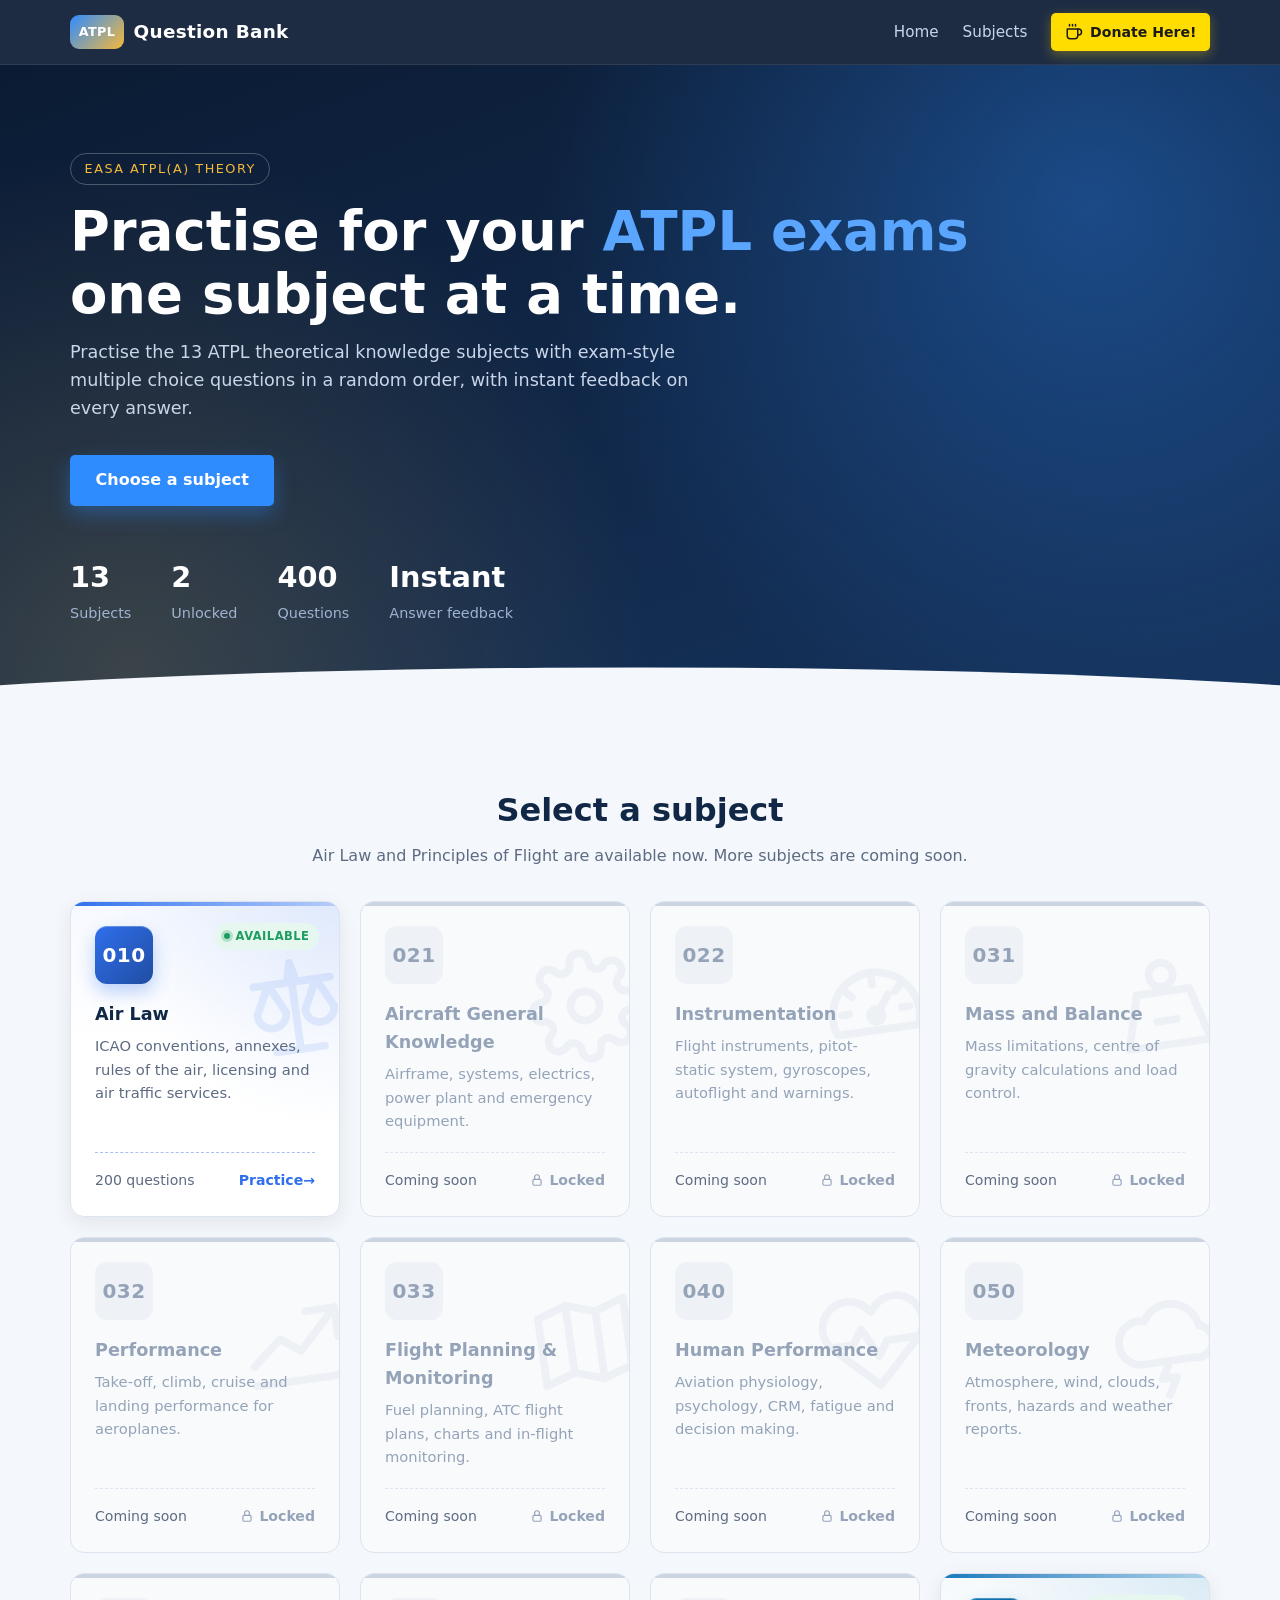
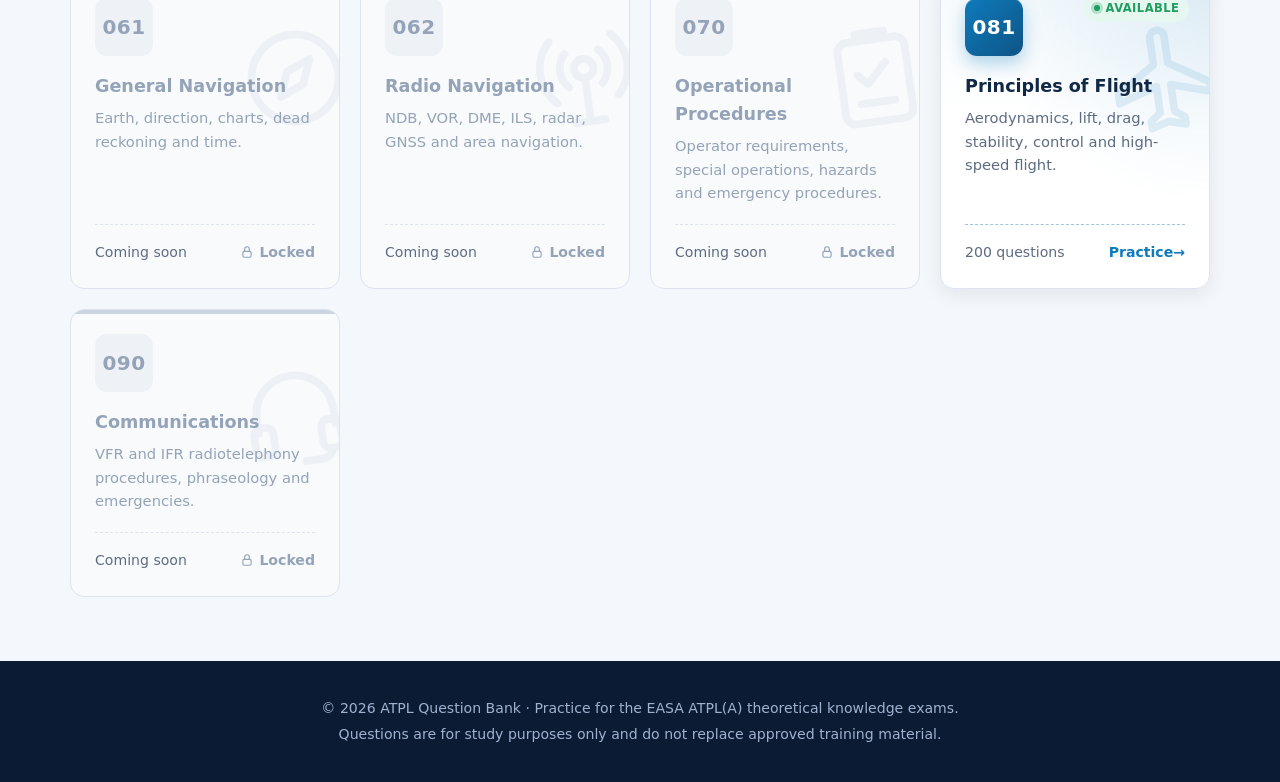
<file: index.html>
<!DOCTYPE html>
<html lang="en">
<head>
  <meta charset="UTF-8">
  <meta name="viewport" content="width=device-width, initial-scale=1.0">
  <title>ATPL Question Bank – Practise for your ATPL exams</title>
  <link rel="stylesheet" href="css/style.css">
  <script src="js/support.js" defer></script>
</head>
<body>
  <header class="site-header">
    <nav class="container nav" aria-label="Main">
      <a class="brand" href="index.html"><span class="brand-mark">ATPL</span> Question Bank</a>
      <div class="nav-right">
        <ul class="nav-links">
          <li><a href="index.html">Home</a></li>
          <li><a href="index.html#subjects">Subjects</a></li>
        </ul>
        <button type="button" class="bmc-btn" aria-label="Donate Here!">
          <svg viewBox="0 0 24 24" width="18" height="18" fill="none" stroke="currentColor" stroke-width="2" stroke-linecap="round" stroke-linejoin="round" aria-hidden="true"><path d="M17 8h1a4 4 0 0 1 0 8h-1"/><path d="M3 8h14v9a4 4 0 0 1-4 4H7a4 4 0 0 1-4-4z"/><path d="M6 2v2M10 2v2M14 2v2"/></svg>
          <span>Donate Here!</span>
        </button>
      </div>
    </nav>
  </header>

  <main>
    <section class="hero">
      <div class="container">
        <span class="eyebrow">EASA ATPL(A) Theory</span>
        <h1>Practise for your <span>ATPL exams</span><br>one subject at a time.</h1>
        <p>Practise the 13 ATPL theoretical knowledge subjects with exam-style multiple choice questions in a random order, with instant feedback on every answer.</p>
        <a class="btn btn-primary" href="#subjects">Choose a subject</a>
        <div class="stats">
          <div class="stat"><strong>13</strong><span>Subjects</span></div>
          <div class="stat"><strong>2</strong><span>Unlocked</span></div>
          <div class="stat"><strong>400</strong><span>Questions</span></div>
          <div class="stat"><strong>Instant</strong><span>Answer feedback</span></div>
        </div>
      </div>
    </section>

    <section class="section" id="subjects">
      <div class="container">
        <div class="section-head">
          <h2>Select a subject</h2>
          <p>Air Law and Principles of Flight are available now. More subjects are coming soon.</p>
        </div>
        <div class="subject-grid">
        <a class="subject-card s-010" href="subjects/air-law.html">
          <span class="card-badge">Available</span>
          <span class="subject-code">010</span>
          <h3>Air Law</h3>
          <p>ICAO conventions, annexes, rules of the air, licensing and air traffic services.</p>
          <div class="card-footer">
            <span class="count">200 questions</span>
            <span class="go">Practice</span>
          </div>
        </a>
        <div class="subject-card s-021 is-locked" aria-disabled="true">
          <span class="subject-code">021</span>
          <h3>Aircraft General Knowledge</h3>
          <p>Airframe, systems, electrics, power plant and emergency equipment.</p>
          <div class="card-footer">
            <span class="count">Coming soon</span>
            <span class="lock">Locked</span>
          </div>
        </div>
        <div class="subject-card s-022 is-locked" aria-disabled="true">
          <span class="subject-code">022</span>
          <h3>Instrumentation</h3>
          <p>Flight instruments, pitot-static system, gyroscopes, autoflight and warnings.</p>
          <div class="card-footer">
            <span class="count">Coming soon</span>
            <span class="lock">Locked</span>
          </div>
        </div>
        <div class="subject-card s-031 is-locked" aria-disabled="true">
          <span class="subject-code">031</span>
          <h3>Mass and Balance</h3>
          <p>Mass limitations, centre of gravity calculations and load control.</p>
          <div class="card-footer">
            <span class="count">Coming soon</span>
            <span class="lock">Locked</span>
          </div>
        </div>
        <div class="subject-card s-032 is-locked" aria-disabled="true">
          <span class="subject-code">032</span>
          <h3>Performance</h3>
          <p>Take-off, climb, cruise and landing performance for aeroplanes.</p>
          <div class="card-footer">
            <span class="count">Coming soon</span>
            <span class="lock">Locked</span>
          </div>
        </div>
        <div class="subject-card s-033 is-locked" aria-disabled="true">
          <span class="subject-code">033</span>
          <h3>Flight Planning &amp; Monitoring</h3>
          <p>Fuel planning, ATC flight plans, charts and in-flight monitoring.</p>
          <div class="card-footer">
            <span class="count">Coming soon</span>
            <span class="lock">Locked</span>
          </div>
        </div>
        <div class="subject-card s-040 is-locked" aria-disabled="true">
          <span class="subject-code">040</span>
          <h3>Human Performance</h3>
          <p>Aviation physiology, psychology, CRM, fatigue and decision making.</p>
          <div class="card-footer">
            <span class="count">Coming soon</span>
            <span class="lock">Locked</span>
          </div>
        </div>
        <div class="subject-card s-050 is-locked" aria-disabled="true">
          <span class="subject-code">050</span>
          <h3>Meteorology</h3>
          <p>Atmosphere, wind, clouds, fronts, hazards and weather reports.</p>
          <div class="card-footer">
            <span class="count">Coming soon</span>
            <span class="lock">Locked</span>
          </div>
        </div>
        <div class="subject-card s-061 is-locked" aria-disabled="true">
          <span class="subject-code">061</span>
          <h3>General Navigation</h3>
          <p>Earth, direction, charts, dead reckoning and time.</p>
          <div class="card-footer">
            <span class="count">Coming soon</span>
            <span class="lock">Locked</span>
          </div>
        </div>
        <div class="subject-card s-062 is-locked" aria-disabled="true">
          <span class="subject-code">062</span>
          <h3>Radio Navigation</h3>
          <p>NDB, VOR, DME, ILS, radar, GNSS and area navigation.</p>
          <div class="card-footer">
            <span class="count">Coming soon</span>
            <span class="lock">Locked</span>
          </div>
        </div>
        <div class="subject-card s-070 is-locked" aria-disabled="true">
          <span class="subject-code">070</span>
          <h3>Operational Procedures</h3>
          <p>Operator requirements, special operations, hazards and emergency procedures.</p>
          <div class="card-footer">
            <span class="count">Coming soon</span>
            <span class="lock">Locked</span>
          </div>
        </div>
        <a class="subject-card s-081" href="subjects/principles-of-flight.html">
          <span class="card-badge">Available</span>
          <span class="subject-code">081</span>
          <h3>Principles of Flight</h3>
          <p>Aerodynamics, lift, drag, stability, control and high-speed flight.</p>
          <div class="card-footer">
            <span class="count">200 questions</span>
            <span class="go">Practice</span>
          </div>
        </a>
        <div class="subject-card s-090 is-locked" aria-disabled="true">
          <span class="subject-code">090</span>
          <h3>Communications</h3>
          <p>VFR and IFR radiotelephony procedures, phraseology and emergencies.</p>
          <div class="card-footer">
            <span class="count">Coming soon</span>
            <span class="lock">Locked</span>
          </div>
        </div>
        </div>
      </div>
    </section>

  </main>

  <footer class="site-footer">
    <div class="container">
      <p>&copy; 2026 ATPL Question Bank &middot; Practice for the EASA ATPL(A) theoretical knowledge exams.</p>
      <p>Questions are for study purposes only and do not replace approved training material.</p>
    </div>
  </footer>
</body>
</html>
</file>
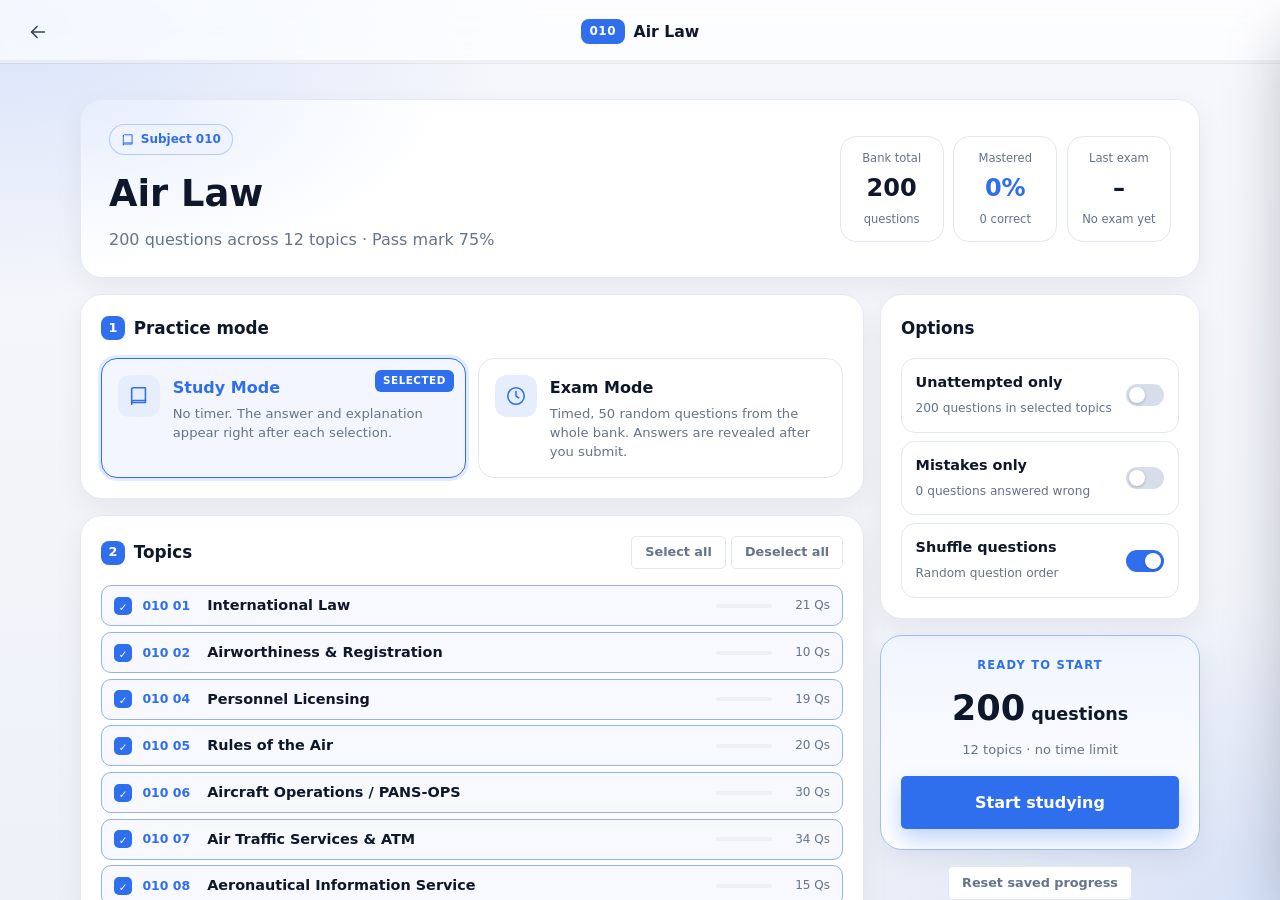
<file: subjects/air-law.html>
<!DOCTYPE html>
<html lang="en">
<head>
  <meta charset="UTF-8">
  <meta name="viewport" content="width=device-width, initial-scale=1.0">
  <title>010 Air Law – ATPL Question Bank</title>
  <link rel="stylesheet" href="../css/style.css">
  <script src="../js/quiz.js" defer></script>
</head>
<body>
  <main class="s-010" data-quiz
        data-code="010"
        data-title="Air Law"
        data-bank="../data/010_air_law_question_bank.json">
    <p data-quiz-status>Loading questions&hellip;</p>
    <noscript><p>This question bank needs JavaScript enabled.</p></noscript>
  </main>
</body>
</html>
</file>
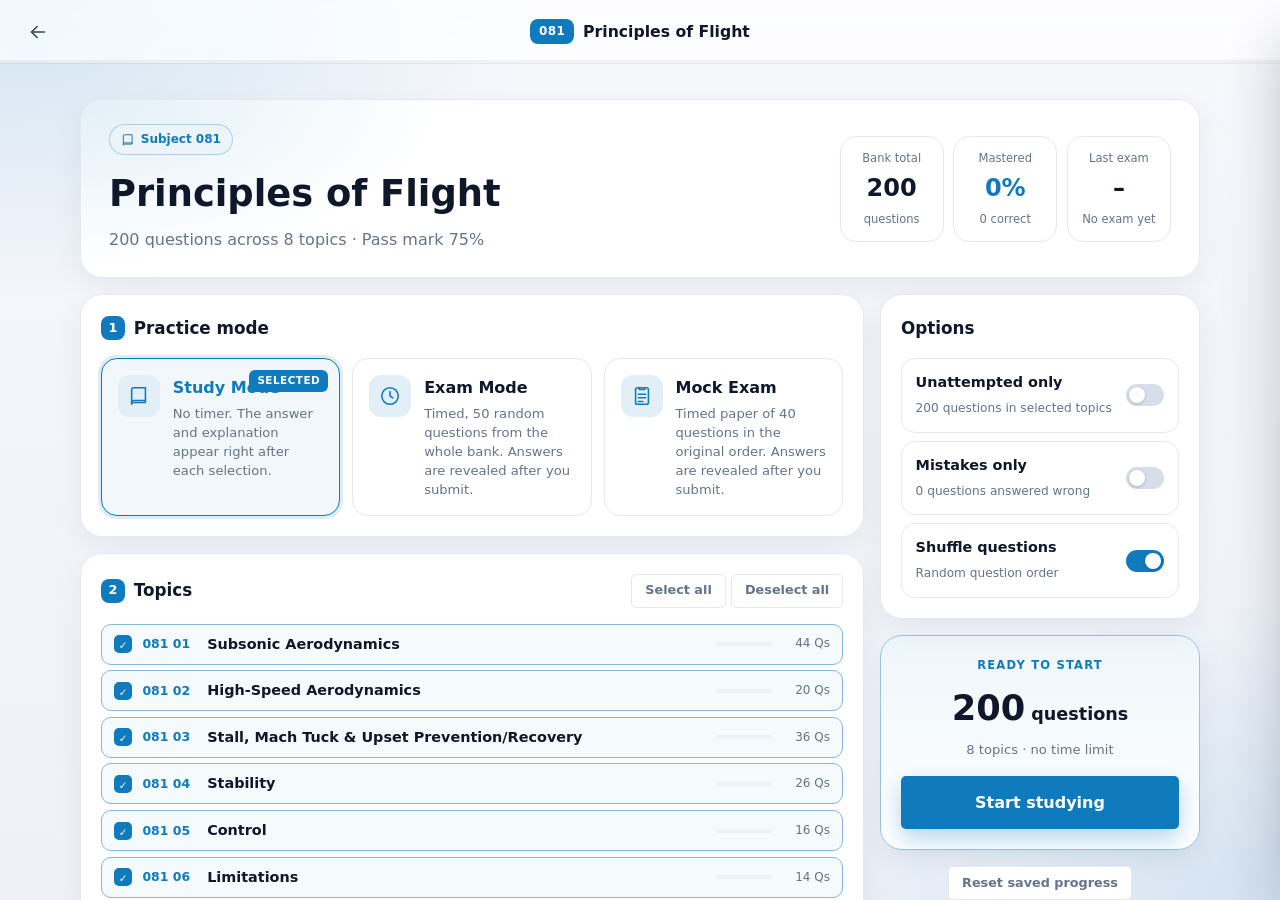
<file: subjects/principles-of-flight.html>
<!DOCTYPE html>
<html lang="en">
<head>
  <meta charset="UTF-8">
  <meta name="viewport" content="width=device-width, initial-scale=1.0">
  <title>081 Principles of Flight – ATPL Question Bank</title>
  <link rel="stylesheet" href="../css/style.css">
  <script src="../js/quiz.js" defer></script>
</head>
<body>
  <main class="s-081" data-quiz
        data-code="081"
        data-title="Principles of Flight"
        data-bank="../data/081_principle_of_flight_question_bank.json"
        data-mock="../data/081_principles_of_flight_mock_exam.json">
    <p data-quiz-status>Loading questions&hellip;</p>
    <noscript><p>This question bank needs JavaScript enabled.</p></noscript>
  </main>
</body>
</html>
</file>
<file: css/style.css>
/* ==========================================================================
   ATPL Question Bank — shared stylesheet
   ========================================================================== */

:root {
  --navy-900: #0b1b33;
  --navy-800: #102746;
  --navy-700: #16345e;
  --sky-500: #2f8cff;
  --sky-400: #5aa6ff;
  --sky-100: #e6f1ff;
  --gold-400: #f5b93b;
  --ink: #1b2536;
  --muted: #5d6b82;
  --line: #dde4ef;
  --bg: #f4f7fb;
  --card: #ffffff;
  --success: #1f9d61;
  --success-bg: #e5f7ee;
  --danger: #d64545;
  --danger-bg: #fdecec;
  --radius: 14px;
  --shadow: 0 6px 20px rgba(16, 39, 70, 0.08);
  --shadow-hover: 0 14px 34px rgba(16, 39, 70, 0.16);
}

*,
*::before,
*::after {
  box-sizing: border-box;
}

html {
  scroll-behavior: smooth;
}

body {
  margin: 0;
  font-family: "Segoe UI", system-ui, -apple-system, Roboto, "Helvetica Neue", Arial, sans-serif;
  color: var(--ink);
  background: var(--bg);
  line-height: 1.6;
}

a {
  color: inherit;
  text-decoration: none;
}

.container {
  width: min(1140px, 100% - 2.5rem);
  margin-inline: auto;
}

/* ---------- Top navigation ---------- */

.site-header {
  position: sticky;
  top: 0;
  z-index: 10;
  background: rgba(11, 27, 51, 0.92);
  backdrop-filter: blur(8px);
  border-bottom: 1px solid rgba(255, 255, 255, 0.08);
}

.nav {
  display: flex;
  align-items: center;
  justify-content: space-between;
  height: 64px;
}

.brand {
  display: flex;
  align-items: center;
  gap: 0.6rem;
  color: #fff;
  font-weight: 700;
  font-size: 1.15rem;
  letter-spacing: 0.3px;
}

.brand-mark {
  display: grid;
  place-items: center;
  height: 34px;
  padding: 0 0.55rem;
  border-radius: 9px;
  background: linear-gradient(135deg, var(--sky-500), var(--gold-400));
  font-size: 0.8rem;
  font-weight: 800;
}

.nav-links {
  display: flex;
  gap: 1.5rem;
  margin: 0;
  padding: 0;
  list-style: none;
}

.nav-links a {
  color: #c9d6ea;
  font-size: 0.95rem;
  transition: color 0.2s;
}

.nav-links a:hover {
  color: #fff;
}

.nav-right {
  display: flex;
  align-items: center;
  gap: 1.5rem;
}

.bmc-btn {
  display: inline-flex;
  align-items: center;
  gap: 0.45rem;
  height: 38px;
  padding: 0 0.85rem;
  border: 0;
  border-radius: 5px;
  background: #ffdd00;
  color: #1b1b1b;
  font-family: inherit;
  font-size: 0.88rem;
  cursor: pointer;
  font-weight: 700;
  white-space: nowrap;
  text-decoration: none;
  box-shadow: 0 4px 12px rgba(255, 221, 0, 0.3);
  transition: transform 0.15s, box-shadow 0.2s, filter 0.2s;
}

.bmc-btn:hover {
  color: #1b1b1b;
  filter: brightness(1.04);
  transform: translateY(-1px);
  box-shadow: 0 6px 16px rgba(255, 221, 0, 0.45);
}

.bmc-btn svg {
  flex: none;
}

/* Support (PromptPay) popup */

.support-backdrop {
  position: fixed;
  inset: 0;
  z-index: 1000;
  display: grid;
  place-items: center;
  padding: 1rem;
  background: rgba(15, 23, 42, 0.5);
  backdrop-filter: blur(4px);
  opacity: 0;
  pointer-events: none;
  transition: opacity 0.2s;
}

.support-backdrop.show {
  opacity: 1;
  pointer-events: auto;
}

.support-modal {
  position: relative;
  width: min(360px, 100%);
  max-height: calc(100vh - 2rem);
  overflow-y: auto;
  padding: 1.75rem 1.5rem 1.5rem;
  border-radius: 20px;
  background: #fff;
  color: #1b2536;
  text-align: center;
  box-shadow: 0 24px 60px rgba(15, 23, 42, 0.3);
  transform: translateY(12px) scale(0.97);
  transition: transform 0.25s cubic-bezier(0.2, 0.8, 0.2, 1);
}

.support-backdrop.show .support-modal {
  transform: none;
}

.support-close {
  position: absolute;
  top: 0.75rem;
  right: 0.75rem;
  display: grid;
  place-items: center;
  width: 36px;
  height: 36px;
  border: 0;
  border-radius: 5px;
  background: transparent;
  color: #64748b;
  cursor: pointer;
}

.support-close:hover {
  background: #f1f5f9;
  color: #1b2536;
}

.support-icon {
  display: inline-grid;
  place-items: center;
  width: 52px;
  height: 52px;
  border-radius: 50%;
  background: #ffdd00;
  color: #1b1b1b;
  box-shadow: 0 8px 18px rgba(255, 221, 0, 0.4);
}

.support-head h2 {
  margin: 0.8rem 0 0.35rem;
  font-size: 1.3rem;
}

.support-head p {
  margin: 0;
  color: #5d6b82;
  font-size: 0.9rem;
  line-height: 1.5;
}

.support-qr {
  display: grid;
  place-items: center;
  width: 220px;
  aspect-ratio: 1;
  margin: 1.25rem auto;
  border: 2px dashed #dde4ef;
  border-radius: 16px;
  background: #f8fafc;
  overflow: hidden;
}

.support-qr img {
  width: 100%;
  height: 100%;
  object-fit: contain;
  background: #fff;
}

.support-qr:has(img:not([hidden])) {
  width: min(240px, 100%);
  aspect-ratio: auto;
  border: 0;
  border-radius: 12px;
  box-shadow: 0 6px 18px rgba(15, 23, 42, 0.12);
}

.support-qr:has(img:not([hidden])) img {
  height: auto;
}

.support-qr-empty {
  color: #94a3b8;
  font-size: 0.85rem;
  font-weight: 600;
}

.support-label {
  display: block;
  margin-bottom: 0.4rem;
  color: #1e3a8a;
  font-size: 0.72rem;
  font-weight: 700;
  letter-spacing: 1px;
  text-transform: uppercase;
}

.support-number {
  display: flex;
  align-items: center;
  justify-content: space-between;
  gap: 0.75rem;
  padding: 0.6rem 0.6rem 0.6rem 1rem;
  border: 1px solid #dde4ef;
  border-radius: 12px;
  background: #f8fafc;
}

.support-number strong {
  font-size: 1.15rem;
  letter-spacing: 0.5px;
  font-variant-numeric: tabular-nums;
}

.support-copy {
  padding: 0.45rem 0.85rem;
  border: 0;
  border-radius: 5px;
  background: #1b2536;
  color: #fff;
  font: inherit;
  font-size: 0.82rem;
  font-weight: 600;
  cursor: pointer;
}

.support-copy:hover {
  background: #0b1b33;
}

@media (max-width: 600px) {
  .bmc-btn {
    width: 38px;
    padding: 0;
    justify-content: center;
  }

  .bmc-btn span {
    display: none;
  }
}

/* ---------- Hero ---------- */

.hero {
  position: relative;
  overflow: hidden;
  color: #fff;
  background:
    radial-gradient(circle at 85% 20%, rgba(47, 140, 255, 0.35), transparent 45%),
    radial-gradient(circle at 10% 90%, rgba(245, 185, 59, 0.18), transparent 40%),
    linear-gradient(160deg, var(--navy-900), var(--navy-700));
  padding: 5.5rem 0 7rem;
}

.hero::after {
  /* horizon line */
  content: "";
  position: absolute;
  inset: auto 0 0 0;
  height: 70px;
  background: var(--bg);
  clip-path: ellipse(75% 100% at 50% 100%);
}

.eyebrow {
  display: inline-block;
  padding: 0.3rem 0.85rem;
  border: 1px solid rgba(255, 255, 255, 0.25);
  border-radius: 999px;
  font-size: 0.8rem;
  letter-spacing: 1.5px;
  text-transform: uppercase;
  color: var(--gold-400);
}

.hero h1 {
  margin: 1rem 0 0.75rem;
  font-size: clamp(2rem, 5vw, 3.4rem);
  line-height: 1.15;
}

.hero h1 span {
  color: var(--sky-400);
}

.hero p {
  max-width: 620px;
  margin: 0 0 2rem;
  color: #c9d6ea;
  font-size: 1.1rem;
}

.btn {
  display: inline-block;
  padding: 0.8rem 1.6rem;
  border: 0;
  border-radius: 10px;
  font: inherit;
  font-weight: 600;
  cursor: pointer;
  transition: transform 0.2s, box-shadow 0.2s, background 0.2s;
}

.btn-primary {
  background: var(--sky-500);
  color: #fff;
  box-shadow: 0 8px 20px rgba(47, 140, 255, 0.35);
}

.btn-primary:hover {
  transform: translateY(-2px);
  background: var(--sky-400);
}

.btn-outline {
  background: transparent;
  color: var(--navy-700);
  border: 2px solid var(--line);
}

.btn-outline:hover {
  border-color: var(--sky-500);
  color: var(--sky-500);
}

.stats {
  display: flex;
  flex-wrap: wrap;
  gap: 2.5rem;
  margin-top: 3rem;
}

.stat strong {
  display: block;
  font-size: 1.8rem;
  color: #fff;
}

.stat span {
  color: #9fb3d1;
  font-size: 0.9rem;
}

/* ---------- Subjects grid ---------- */

.section {
  padding: 3rem 0 4rem;
}

.section-head {
  margin-bottom: 2rem;
  text-align: center;
}

.section-head h2 {
  margin: 0 0 0.4rem;
  font-size: 2rem;
  color: var(--navy-800);
}

.section-head p {
  margin: 0;
  color: var(--muted);
}

.subject-grid {
  display: grid;
  grid-template-columns: repeat(auto-fill, minmax(250px, 1fr));
  gap: 1.25rem;
}

.subject-card {
  --tint: color-mix(in srgb, var(--accent, var(--sky-500)) 12%, transparent);
  position: relative;
  isolation: isolate;
  overflow: hidden;
  display: flex;
  flex-direction: column;
  padding: 1.5rem;
  background:
    radial-gradient(circle at 100% 0%, var(--tint), transparent 55%),
    linear-gradient(180deg, color-mix(in srgb, var(--accent, var(--sky-500)) 4%, white), var(--card) 45%);
  border: 1px solid var(--line);
  border-radius: var(--radius);
  box-shadow: var(--shadow);
  transition: transform 0.25s, box-shadow 0.25s, border-color 0.25s;
}

.subject-card::before {
  content: "";
  position: absolute;
  inset: 0 0 auto 0;
  height: 4px;
  background: linear-gradient(90deg, var(--accent, var(--sky-500)), color-mix(in srgb, var(--accent, var(--sky-500)) 35%, white));
}

.subject-card::after {
  content: "";
  position: absolute;
  z-index: -1;
  top: 46px;
  right: -14px;
  width: 116px;
  height: 116px;
  background: var(--accent, var(--sky-500));
  opacity: 0.11;
  mask: var(--icon) center / contain no-repeat;
  -webkit-mask: var(--icon) center / contain no-repeat;
  transform: rotate(-8deg);
  transition: transform 0.35s, opacity 0.35s;
}

.subject-card:hover,
.subject-card:focus-visible {
  transform: translateY(-5px);
  box-shadow: var(--shadow-hover), 0 10px 28px color-mix(in srgb, var(--accent, var(--sky-500)) 18%, transparent);
  border-color: var(--accent, var(--sky-500));
  outline: none;
}

.subject-card:hover::after,
.subject-card:focus-visible::after {
  opacity: 0.18;
  transform: rotate(0deg) scale(1.08);
}

.subject-code {
  display: inline-grid;
  place-items: center;
  width: 58px;
  height: 58px;
  margin-bottom: 1rem;
  border-radius: 12px;
  background: linear-gradient(135deg, var(--accent, var(--sky-500)), color-mix(in srgb, var(--accent, var(--sky-500)) 60%, #0b1b33));
  color: #fff;
  font-size: 1.25rem;
  font-weight: 800;
  letter-spacing: 0.02em;
  box-shadow: 0 8px 18px color-mix(in srgb, var(--accent, var(--sky-500)) 32%, transparent),
    inset 0 1px 0 rgba(255, 255, 255, 0.25);
}

.card-badge {
  position: absolute;
  top: 1.35rem;
  right: 1.25rem;
  display: inline-flex;
  align-items: center;
  gap: 0.35rem;
  padding: 0.25rem 0.6rem;
  border-radius: 999px;
  background: var(--success-bg);
  color: var(--success);
  font-size: 0.72rem;
  font-weight: 700;
  letter-spacing: 0.04em;
  text-transform: uppercase;
}

.card-badge::before {
  content: "";
  width: 6px;
  height: 6px;
  border-radius: 50%;
  background: currentColor;
  box-shadow: 0 0 0 3px color-mix(in srgb, currentColor 25%, transparent);
}

.subject-card h3 {
  margin: 0 0 0.4rem;
  font-size: 1.1rem;
  color: var(--navy-800);
}

.subject-card p {
  flex: 1;
  margin: 0 0 1.2rem;
  color: var(--muted);
  font-size: 0.92rem;
}

.card-footer {
  display: flex;
  align-items: center;
  justify-content: space-between;
  padding-top: 1rem;
  border-top: 1px dashed color-mix(in srgb, var(--accent, var(--sky-500)) 30%, var(--line));
  font-size: 0.88rem;
}

.card-footer .count {
  color: var(--muted);
}

.card-footer .go {
  color: var(--accent, var(--sky-500));
  font-weight: 600;
}

.card-footer .go::after {
  content: " \2192";
  display: inline-block;
  transition: transform 0.2s;
}

.subject-card:hover .go::after {
  transform: translateX(4px);
}

/* Per-subject accent colours */
.s-010 { --accent: #2f6fed; }
.s-021 { --accent: #7a4de8; }
.s-022 { --accent: #0e9f9a; }
.s-031 { --accent: #d9831f; }
.s-032 { --accent: #e0503a; }
.s-033 { --accent: #1f9d61; }
.s-040 { --accent: #d63f8c; }
.s-050 { --accent: #2a9bd8; }
.s-061 { --accent: #5a67d8; }
.s-062 { --accent: #8a5a2b; }
.s-070 { --accent: #c43c3c; }
.s-081 { --accent: #0f7bbd; }
.s-090 { --accent: #4a8f2a; }

/* Per-subject watermark icons */
.s-010 { --icon: url("data:image/svg+xml,%3Csvg xmlns='http://www.w3.org/2000/svg' viewBox='0 0 24 24' fill='none' stroke='black' stroke-width='1.6' stroke-linecap='round' stroke-linejoin='round'%3E%3Cpath d='M12 3v18M7 21h10M4 7h16M12 3l-1 4h2z'/%3E%3Cpath d='M7 7l-3 6a3 3 0 0 0 6 0zM17 7l-3 6a3 3 0 0 0 6 0z'/%3E%3C/svg%3E"); }
.s-021 { --icon: url("data:image/svg+xml,%3Csvg xmlns='http://www.w3.org/2000/svg' viewBox='0 0 24 24' fill='none' stroke='black' stroke-width='1.6' stroke-linecap='round' stroke-linejoin='round'%3E%3Ccircle cx='12' cy='12' r='3'/%3E%3Cpath d='M19.4 15a1.7 1.7 0 0 0 .3 1.8l.1.1a2 2 0 1 1-2.8 2.8l-.1-.1a1.7 1.7 0 0 0-1.8-.3 1.7 1.7 0 0 0-1 1.5V21a2 2 0 1 1-4 0v-.1a1.7 1.7 0 0 0-1.1-1.5 1.7 1.7 0 0 0-1.8.3l-.1.1a2 2 0 1 1-2.8-2.8l.1-.1a1.7 1.7 0 0 0 .3-1.8 1.7 1.7 0 0 0-1.5-1H3a2 2 0 1 1 0-4h.1a1.7 1.7 0 0 0 1.5-1.1 1.7 1.7 0 0 0-.3-1.8l-.1-.1a2 2 0 1 1 2.8-2.8l.1.1a1.7 1.7 0 0 0 1.8.3H9a1.7 1.7 0 0 0 1-1.5V3a2 2 0 1 1 4 0v.1a1.7 1.7 0 0 0 1 1.5 1.7 1.7 0 0 0 1.8-.3l.1-.1a2 2 0 1 1 2.8 2.8l-.1.1a1.7 1.7 0 0 0-.3 1.8V9a1.7 1.7 0 0 0 1.5 1H21a2 2 0 1 1 0 4h-.1a1.7 1.7 0 0 0-1.5 1z'/%3E%3C/svg%3E"); }
.s-022 { --icon: url("data:image/svg+xml,%3Csvg xmlns='http://www.w3.org/2000/svg' viewBox='0 0 24 24' fill='none' stroke='black' stroke-width='1.6' stroke-linecap='round' stroke-linejoin='round'%3E%3Cpath d='M3.5 17a9 9 0 1 1 17 0z'/%3E%3Cpath d='M12 6v1.5M6.5 8.5l1 1M17.5 8.5l-1 1M5 13h1.5M17.5 13H19M12 14l3-4'/%3E%3Ccircle cx='12' cy='14' r='1.3'/%3E%3C/svg%3E"); }
.s-031 { --icon: url("data:image/svg+xml,%3Csvg xmlns='http://www.w3.org/2000/svg' viewBox='0 0 24 24' fill='none' stroke='black' stroke-width='1.6' stroke-linecap='round' stroke-linejoin='round'%3E%3Ccircle cx='12' cy='5.5' r='2.5'/%3E%3Cpath d='M6.5 9h11l3 11h-17z'/%3E%3Cpath d='M10 15h4'/%3E%3C/svg%3E"); }
.s-032 { --icon: url("data:image/svg+xml,%3Csvg xmlns='http://www.w3.org/2000/svg' viewBox='0 0 24 24' fill='none' stroke='black' stroke-width='1.6' stroke-linecap='round' stroke-linejoin='round'%3E%3Cpath d='M3 20h18'/%3E%3Cpath d='M3 16l6-5 4 3 8-8'/%3E%3Cpath d='M15 6h6v6'/%3E%3C/svg%3E"); }
.s-033 { --icon: url("data:image/svg+xml,%3Csvg xmlns='http://www.w3.org/2000/svg' viewBox='0 0 24 24' fill='none' stroke='black' stroke-width='1.6' stroke-linecap='round' stroke-linejoin='round'%3E%3Cpath d='M9 4L3 6v14l6-2 6 2 6-2V4l-6 2z'/%3E%3Cpath d='M9 4v14M15 6v14'/%3E%3C/svg%3E"); }
.s-040 { --icon: url("data:image/svg+xml,%3Csvg xmlns='http://www.w3.org/2000/svg' viewBox='0 0 24 24' fill='none' stroke='black' stroke-width='1.6' stroke-linecap='round' stroke-linejoin='round'%3E%3Cpath d='M20.8 4.6a5.5 5.5 0 0 0-7.8 0L12 5.7l-1-1.1a5.5 5.5 0 0 0-7.8 7.8L12 21l8.8-8.6a5.5 5.5 0 0 0 0-7.8z'/%3E%3Cpath d='M3.5 12h4l2-3 3 6 2-3h6'/%3E%3C/svg%3E"); }
.s-050 { --icon: url("data:image/svg+xml,%3Csvg xmlns='http://www.w3.org/2000/svg' viewBox='0 0 24 24' fill='none' stroke='black' stroke-width='1.6' stroke-linecap='round' stroke-linejoin='round'%3E%3Cpath d='M17.5 16H7a4.5 4.5 0 1 1 1.3-8.8A6 6 0 0 1 19.4 9.5 3.3 3.3 0 0 1 17.5 16z'/%3E%3Cpath d='M12.5 16l-2 3.5h3l-2 3.5'/%3E%3C/svg%3E"); }
.s-061 { --icon: url("data:image/svg+xml,%3Csvg xmlns='http://www.w3.org/2000/svg' viewBox='0 0 24 24' fill='none' stroke='black' stroke-width='1.6' stroke-linecap='round' stroke-linejoin='round'%3E%3Ccircle cx='12' cy='12' r='9'/%3E%3Cpath d='M15.5 8.5l-2 5-5 2 2-5z'/%3E%3C/svg%3E"); }
.s-062 { --icon: url("data:image/svg+xml,%3Csvg xmlns='http://www.w3.org/2000/svg' viewBox='0 0 24 24' fill='none' stroke='black' stroke-width='1.6' stroke-linecap='round' stroke-linejoin='round'%3E%3Ccircle cx='12' cy='10' r='2'/%3E%3Cpath d='M15.5 6.5a5 5 0 0 1 0 7M8.5 13.5a5 5 0 0 1 0-7M18.4 3.6a9 9 0 0 1 0 12.8M5.6 16.4a9 9 0 0 1 0-12.8M12 12v9M9 21h6'/%3E%3C/svg%3E"); }
.s-070 { --icon: url("data:image/svg+xml,%3Csvg xmlns='http://www.w3.org/2000/svg' viewBox='0 0 24 24' fill='none' stroke='black' stroke-width='1.6' stroke-linecap='round' stroke-linejoin='round'%3E%3Crect x='5' y='4' width='14' height='17' rx='2'/%3E%3Cpath d='M9 4V2.5h6V4M8.5 11l2 2 4-4M8.5 17h7'/%3E%3C/svg%3E"); }
.s-081 { --icon: url("data:image/svg+xml,%3Csvg xmlns='http://www.w3.org/2000/svg' viewBox='0 0 24 24' fill='none' stroke='black' stroke-width='1.6' stroke-linecap='round' stroke-linejoin='round'%3E%3Cpath d='M21 16v-2l-8-5V3.5a1.5 1.5 0 0 0-3 0V9l-8 5v2l8-2.5V19l-2 1.5V22l3.5-1 3.5 1v-1.5L13 19v-5.5z'/%3E%3C/svg%3E"); }
.s-090 { --icon: url("data:image/svg+xml,%3Csvg xmlns='http://www.w3.org/2000/svg' viewBox='0 0 24 24' fill='none' stroke='black' stroke-width='1.6' stroke-linecap='round' stroke-linejoin='round'%3E%3Cpath d='M4 15v-3a8 8 0 0 1 16 0v3'/%3E%3Crect x='3' y='14' width='4' height='6' rx='1.5'/%3E%3Crect x='17' y='14' width='4' height='6' rx='1.5'/%3E%3Cpath d='M19 20a3 3 0 0 1-3 2h-3'/%3E%3C/svg%3E"); }

/* Locked subjects */
.subject-card.is-locked {
  cursor: not-allowed;
  background: #f8fafc;
  box-shadow: none;
}

.subject-card.is-locked::before {
  background: #cbd5e1;
}

.subject-card.is-locked::after {
  background: #94a3b8;
  opacity: 0.1;
}

.subject-card.is-locked:hover {
  transform: none;
  box-shadow: none;
  border-color: var(--line);
}

.subject-card.is-locked:hover::after {
  opacity: 0.1;
  transform: rotate(-8deg);
}

.subject-card.is-locked .subject-code {
  background: #eef2f7;
  color: #94a3b8;
  box-shadow: none;
}

.subject-card.is-locked .card-footer {
  border-top-color: var(--line);
}

.subject-card.is-locked h3,
.subject-card.is-locked p {
  color: #94a3b8;
}

.lock {
  --lock-icon: url("data:image/svg+xml,%3Csvg xmlns='http://www.w3.org/2000/svg' viewBox='0 0 24 24' fill='none' stroke='black' stroke-width='2' stroke-linecap='round' stroke-linejoin='round'%3E%3Crect x='5' y='11' width='14' height='10' rx='2'/%3E%3Cpath d='M8 11V7a4 4 0 0 1 8 0v4'/%3E%3C/svg%3E");
}

.lock {
  display: inline-flex;
  align-items: center;
  gap: 0.35rem;
  color: #94a3b8;
  font-weight: 600;
}

.lock::before {
  content: "";
  width: 14px;
  height: 14px;
  background: currentColor;
  mask: var(--lock-icon) center / contain no-repeat;
  -webkit-mask: var(--lock-icon) center / contain no-repeat;
}

/* ---------- Footer ---------- */

.site-footer {
  padding: 2rem 0;
  background: var(--navy-900);
  color: #9fb3d1;
  font-size: 0.88rem;
  text-align: center;
}

.site-footer p {
  margin: 0.25rem 0;
}

/* ==========================================================================
   Practice page
   ========================================================================== */

.practice-hero {
  padding: 2.5rem 0 3rem;
  color: #fff;
  background: linear-gradient(160deg, var(--navy-900), var(--navy-700));
  border-bottom: 4px solid var(--accent, var(--sky-500));
}

.breadcrumb {
  display: flex;
  gap: 0.5rem;
  margin-bottom: 1rem;
  font-size: 0.88rem;
  color: #9fb3d1;
}

.breadcrumb a:hover {
  color: #fff;
}

.practice-hero .subject-code {
  margin: 0 1rem 0 0;
  background: rgba(255, 255, 255, 0.1);
  color: #fff;
  border: 2px solid var(--accent, var(--sky-500));
}

.practice-title {
  display: flex;
  align-items: center;
}

.practice-title h1 {
  margin: 0;
  font-size: clamp(1.5rem, 3.5vw, 2.2rem);
  line-height: 1.2;
}

.practice-title p {
  margin: 0.2rem 0 0;
  color: #c9d6ea;
}

.practice-layout {
  display: grid;
  grid-template-columns: 1fr 280px;
  gap: 1.5rem;
  align-items: start;
  padding: 2rem 0 4rem;
}

.quiz {
  counter-reset: correct answered question;
}

.question {
  margin: 0 0 1.25rem;
  padding: 1.5rem;
  background: var(--card);
  border: 1px solid var(--line);
  border-radius: var(--radius);
  box-shadow: var(--shadow);
  counter-increment: question;
}

.question legend {
  float: left;
  width: 100%;
  margin-bottom: 1rem;
  padding: 0;
  font-weight: 600;
  font-size: 1.05rem;
}

.question legend::before {
  content: "Question " counter(question);
  display: block;
  margin-bottom: 0.35rem;
  color: var(--accent, var(--sky-500));
  font-size: 0.78rem;
  font-weight: 700;
  letter-spacing: 1px;
  text-transform: uppercase;
}

.options {
  clear: both;
  display: grid;
  gap: 0.6rem;
  counter-reset: option;
}

.options input {
  position: absolute;
  opacity: 0;
  pointer-events: none;
}

.options label {
  display: flex;
  align-items: center;
  gap: 0.8rem;
  padding: 0.75rem 1rem;
  border: 2px solid var(--line);
  border-radius: 10px;
  cursor: pointer;
  transition: border-color 0.15s, background 0.15s;
}

.options label::before {
  counter-increment: option;
  content: counter(option, upper-alpha);
  flex: none;
  display: grid;
  place-items: center;
  width: 30px;
  height: 30px;
  border-radius: 8px;
  background: var(--bg);
  color: var(--muted);
  font-weight: 700;
  font-size: 0.85rem;
}

.options label:hover {
  border-color: var(--sky-400);
  background: var(--sky-100);
}

.options input:focus-visible + label {
  outline: 3px solid var(--sky-400);
  outline-offset: 2px;
}

/* Once answered: lock the question */
.question:has(input:checked) label {
  cursor: default;
  pointer-events: none;
}

.question:has(input:checked) label:hover {
  background: transparent;
}

/* Selected wrong answer */
.options input:checked + label {
  border-color: var(--danger);
  background: var(--danger-bg);
}

.options input:checked + label::before {
  content: "\2715";
  background: var(--danger);
  color: #fff;
}

/* Always reveal the correct answer after any choice */
.question:has(input:checked) input[data-correct] + label {
  border-color: var(--success);
  background: var(--success-bg);
}

.question:has(input:checked) input[data-correct] + label::before {
  content: "\2713";
  background: var(--success);
  color: #fff;
}

/* Score counters */
.options input:checked {
  counter-increment: answered;
}

.options input[data-correct]:checked {
  counter-increment: answered correct;
}

.explanation {
  display: none;
  margin-top: 1rem;
  padding: 0.9rem 1rem;
  border-left: 4px solid var(--sky-500);
  border-radius: 0 8px 8px 0;
  background: var(--sky-100);
  font-size: 0.93rem;
}

.explanation strong {
  color: var(--navy-700);
}

.question:has(input:checked) .explanation {
  display: block;
}

.result-banner {
  display: none;
  margin: 0.5rem 0 1rem;
  padding: 0.35rem 0.8rem;
  border-radius: 999px;
  font-size: 0.82rem;
  font-weight: 700;
  width: fit-content;
}

.question:has(input:checked) .result-banner.wrong {
  display: block;
  background: var(--danger-bg);
  color: var(--danger);
}

.question:has(input[data-correct]:checked) .result-banner.wrong {
  display: none;
}

.question:has(input[data-correct]:checked) .result-banner.right {
  display: block;
  background: var(--success-bg);
  color: var(--success);
}

.quiz-actions {
  display: flex;
  flex-wrap: wrap;
  gap: 0.75rem;
  align-items: center;
  justify-content: space-between;
  padding: 1.25rem 1.5rem;
  background: var(--card);
  border: 1px solid var(--line);
  border-radius: var(--radius);
}

.score {
  font-weight: 600;
  color: var(--navy-800);
}

.score::after {
  content: counter(correct) " correct of " counter(answered) " answered";
}

[data-quiz] > p {
  max-width: 520px;
  margin: 20vh auto 0;
  padding: 0 1rem;
  color: var(--muted);
  text-align: center;
}

/* ---------- Exam mode (built by js/quiz.js) ---------- */

.exam-mode > :not(.exam) {
  display: none !important;
}

.exam {
  --exam-accent: #4f6bff;
  --exam-ink: #0f172a;
  --exam-muted: #64748b;
  --exam-line: #e4e8f1;
  --exam-good: #16a34a;
  --exam-good-bg: #ecfdf3;
  --exam-bad: #e11d48;
  --exam-bad-bg: #fff1f3;
  --exam-glass: rgba(255, 255, 255, 0.72);
  position: fixed;
  inset: 0;
  display: flex;
  flex-direction: column;
  color: var(--exam-ink);
  font-family: "Inter", -apple-system, BlinkMacSystemFont, "Segoe UI", system-ui, Roboto, sans-serif;
  background:
    radial-gradient(900px 500px at 0% 0%, color-mix(in srgb, var(--exam-accent) 16%, transparent), transparent 60%),
    radial-gradient(800px 500px at 100% 100%, color-mix(in srgb, var(--exam-accent) 12%, transparent), transparent 60%),
    linear-gradient(180deg, #f7f8fc, #eef1f8);
}

.icon-btn {
  position: relative;
  display: inline-grid;
  place-items: center;
  width: 44px;
  height: 44px;
  padding: 0;
  border: 0;
  border-radius: 14px;
  background: transparent;
  color: #334155;
  cursor: pointer;
  transition: background 0.2s, color 0.2s, transform 0.15s;
}

.icon-btn:hover:not(:disabled) {
  background: color-mix(in srgb, var(--exam-accent) 10%, transparent);
  color: var(--exam-accent);
}

.icon-btn:active:not(:disabled) {
  transform: scale(0.94);
}

.icon-btn:disabled {
  opacity: 0.3;
  cursor: default;
}

.icon-btn.active {
  background: var(--exam-accent);
  color: #fff;
  box-shadow: 0 6px 16px color-mix(in srgb, var(--exam-accent) 40%, transparent);
}

.icon-btn:focus-visible,
.exam-option:focus-visible {
  outline: 3px solid color-mix(in srgb, var(--exam-accent) 45%, transparent);
  outline-offset: 2px;
}

/* Top bar */

.exam-top {
  position: relative;
  display: grid;
  grid-template-columns: 44px 1fr 44px;
  align-items: center;
  gap: 0.5rem;
  padding: 0.6rem 1rem;
  background: var(--exam-glass);
  backdrop-filter: saturate(180%) blur(16px);
  box-shadow: 0 1px 0 rgba(15, 23, 42, 0.06);
}

.exam-progress {
  position: absolute;
  inset: auto 0 0 0;
  height: 3px;
  background: rgba(15, 23, 42, 0.05);
}

.exam-progress span {
  display: block;
  width: 0;
  height: 100%;
  border-radius: 0 3px 3px 0;
  background: linear-gradient(90deg, var(--exam-accent), color-mix(in srgb, var(--exam-accent) 55%, #22d3ee));
  transition: width 0.4s ease;
}

.exam-title {
  justify-self: center;
  display: flex;
  align-items: center;
  gap: 0.55rem;
  min-width: 0;
  font-weight: 700;
  font-size: 0.98rem;
  white-space: nowrap;
  overflow: hidden;
  text-overflow: ellipsis;
}

.exam-title span {
  padding: 0.2rem 0.55rem;
  border-radius: 8px;
  background: var(--exam-accent);
  color: #fff;
  font-size: 0.75rem;
  letter-spacing: 0.5px;
}

/* Body */

.exam-body {
  flex: 1;
  overflow-y: auto;
  padding: 1.25rem 1rem 7rem;
}

.exam-inner {
  width: min(720px, 100%);
  margin-inline: auto;
}

.exam-inner.enter {
  animation: exam-enter 0.35s ease both;
}

@keyframes exam-enter {
  from {
    opacity: 0;
    transform: translateY(10px);
  }
}

.exam-meta {
  display: flex;
  flex-wrap: wrap;
  align-items: center;
  justify-content: space-between;
  gap: 0.5rem;
  margin-bottom: 1rem;
}

.chip {
  display: inline-flex;
  align-items: center;
  gap: 0.4rem;
  padding: 0.35rem 0.8rem;
  border-radius: 999px;
  background: var(--exam-glass);
  border: 1px solid rgba(255, 255, 255, 0.9);
  box-shadow: 0 1px 3px rgba(15, 23, 42, 0.06);
  color: var(--exam-muted);
  font-size: 0.78rem;
  font-weight: 600;
  font-variant-numeric: tabular-nums;
}

.chip-strong {
  background: var(--exam-ink);
  border-color: var(--exam-ink);
  color: #fff;
}

.exam-clock svg {
  width: 14px;
  height: 14px;
}

.q-card {
  margin-bottom: 1rem;
  padding: 1.5rem 1.6rem;
  border-radius: 22px;
  background: #fff;
  box-shadow: 0 10px 30px rgba(15, 23, 42, 0.07);
}

.q-subject {
  display: inline-block;
  margin-bottom: 0.6rem;
  color: var(--exam-accent);
  font-size: 0.72rem;
  font-weight: 700;
  letter-spacing: 1.2px;
  text-transform: uppercase;
}

.exam-question {
  margin: 0;
  font-size: clamp(1.05rem, 2.2vw, 1.25rem);
  font-weight: 600;
  line-height: 1.5;
}

.exam-options {
  display: grid;
  gap: 0.65rem;
}

.exam-option {
  display: flex;
  align-items: center;
  gap: 0.9rem;
  width: 100%;
  padding: 0.85rem 1rem;
  border: 1.5px solid var(--exam-line);
  border-radius: 16px;
  background: #fff;
  color: var(--exam-ink);
  font: inherit;
  font-size: 0.95rem;
  text-align: left;
  cursor: pointer;
  transition: border-color 0.2s, box-shadow 0.2s, transform 0.2s, background 0.2s, opacity 0.2s;
}

.exam-option:hover:not(:disabled) {
  border-color: var(--exam-accent);
  box-shadow: 0 8px 20px color-mix(in srgb, var(--exam-accent) 18%, transparent);
  transform: translateY(-2px);
}

.exam-option:disabled {
  cursor: default;
}

.opt-key {
  flex: none;
  display: grid;
  place-items: center;
  width: 34px;
  height: 34px;
  border-radius: 11px;
  background: #f1f4f9;
  color: var(--exam-muted);
  font-size: 0.85rem;
  font-weight: 700;
  transition: background 0.2s, color 0.2s;
}

.exam-option:hover:not(:disabled) .opt-key {
  background: var(--exam-accent);
  color: #fff;
}

.opt-text {
  line-height: 1.45;
}

.exam-options.is-locked .exam-option:not(.is-correct):not(.is-wrong) {
  opacity: 0.55;
}

.exam-option.is-correct {
  border-color: var(--exam-good);
  background: var(--exam-good-bg);
  animation: pop 0.35s ease;
}

.exam-option.is-correct .opt-key {
  background: var(--exam-good);
  color: #fff;
}

.exam-option.is-wrong {
  border-color: var(--exam-bad);
  background: var(--exam-bad-bg);
  animation: shake 0.35s ease;
}

.exam-option.is-wrong .opt-key {
  background: var(--exam-bad);
  color: #fff;
}

@keyframes pop {
  50% { transform: scale(1.015); }
}

@keyframes shake {
  25% { transform: translateX(-4px); }
  75% { transform: translateX(4px); }
}

.exam-feedback {
  display: none;
  margin-top: 1rem;
  padding: 0.9rem 1.1rem;
  border-radius: 16px;
  font-size: 0.92rem;
  animation: exam-enter 0.3s ease both;
}

.exam-feedback.show {
  display: block;
}

.exam-feedback {
  scroll-margin-bottom: 6.5rem;
}

.exam-feedback.show.good,
.exam-feedback.show.bad {
  display: block;
  padding: 0;
  overflow: hidden;
  border-radius: 22px;
  background: #fff;
  color: var(--exam-ink);
  box-shadow: 0 10px 30px rgba(15, 23, 42, 0.08);
}

.fb-head {
  display: flex;
  align-items: center;
  gap: 0.85rem;
  padding: 1rem 1.25rem;
  background: linear-gradient(135deg, var(--exam-bad-bg), #fff);
}

.skipped .fb-head {
  background: linear-gradient(135deg, #f1f5f9, #fff);
}

.fb-icon {
  flex: none;
  display: grid;
  place-items: center;
  width: 38px;
  height: 38px;
  border-radius: 50%;
  background: var(--exam-bad);
  color: #fff;
  font-size: 0.95rem;
  font-weight: 700;
  box-shadow: 0 6px 14px color-mix(in srgb, var(--exam-bad) 35%, transparent);
}

.skipped .fb-icon {
  background: #94a3b8;
  box-shadow: none;
}

.fb-title {
  margin: 0;
  color: var(--exam-bad);
  font-size: 1rem;
  font-weight: 700;
}

.skipped .fb-title {
  color: #475569;
}

.good .fb-head {
  background: linear-gradient(135deg, var(--exam-good-bg), #fff);
}

.good .fb-icon {
  background: var(--exam-good);
  box-shadow: 0 6px 14px color-mix(in srgb, var(--exam-good) 35%, transparent);
}

.good .fb-title {
  color: var(--exam-good);
}

.good .fb-head + .fb-explain {
  border-top: 0;
}

.fb-sub {
  margin: 0.1rem 0 0;
  color: var(--exam-muted);
  font-size: 0.84rem;
}

.fb-answer,
.fb-explain {
  padding: 1rem 1.25rem;
}

.fb-explain {
  border-top: 1px solid #eef1f6;
}

.fb-label {
  display: block;
  margin-bottom: 0.5rem;
  color: var(--exam-muted);
  font-size: 0.7rem;
  font-weight: 700;
  letter-spacing: 1px;
  text-transform: uppercase;
}

.fb-value {
  display: flex;
  align-items: center;
  gap: 0.75rem;
  padding: 0.75rem 0.9rem;
  border-radius: 14px;
  background: var(--exam-good-bg);
  color: #14532d;
  font-weight: 600;
  line-height: 1.45;
}

.fb-key {
  flex: none;
  display: grid;
  place-items: center;
  width: 30px;
  height: 30px;
  border-radius: 10px;
  background: var(--exam-good);
  color: #fff;
  font-size: 0.85rem;
}

.fb-explain p {
  margin: 0;
  color: #334155;
  line-height: 1.65;
}

/* Floating dock */

.exam-bottom {
  position: absolute;
  inset: auto 0 0 0;
  display: flex;
  justify-content: center;
  padding: 0 1rem calc(1rem + env(safe-area-inset-bottom));
  pointer-events: none;
}

.dock {
  display: flex;
  align-items: center;
  justify-content: space-between;
  gap: 1rem;
  width: min(720px, 100%);
  padding: 0.45rem;
  border: 1px solid rgba(255, 255, 255, 0.9);
  border-radius: 22px;
  background: var(--exam-glass);
  backdrop-filter: saturate(180%) blur(18px);
  box-shadow: 0 16px 40px rgba(15, 23, 42, 0.14);
  pointer-events: auto;
}

.nav-btn {
  width: 52px;
  height: 44px;
  background: #f1f4f9;
}

.nav-btn.nav-next {
  background: var(--exam-accent);
  color: #fff;
  box-shadow: 0 6px 16px color-mix(in srgb, var(--exam-accent) 40%, transparent);
}

.nav-btn.nav-next:hover:not(:disabled) {
  background: var(--exam-accent);
  color: #fff;
  filter: brightness(1.08);
}

/* Drawer */

.drawer-backdrop {
  position: fixed;
  inset: 0;
  background: rgba(15, 23, 42, 0.35);
  backdrop-filter: blur(3px);
  opacity: 0;
  pointer-events: none;
  transition: opacity 0.25s;
}

.drawer {
  position: fixed;
  inset: 0.75rem 0.75rem 0.75rem auto;
  display: flex;
  flex-direction: column;
  width: min(360px, calc(100vw - 1.5rem));
  padding: 1.25rem;
  overflow: hidden;
  border-radius: 24px;
  background: #fff;
  box-shadow: 0 24px 60px rgba(15, 23, 42, 0.25);
  transform: translateX(calc(100% + 1rem));
  transition: transform 0.3s cubic-bezier(0.2, 0.8, 0.2, 1);
}

.drawer-open .drawer {
  transform: none;
}

.drawer-open .drawer-backdrop {
  opacity: 1;
  pointer-events: auto;
}

.drawer-head {
  display: flex;
  align-items: flex-start;
  justify-content: space-between;
  margin-bottom: 1rem;
}

.drawer-head small {
  display: block;
  color: var(--exam-accent);
  font-size: 0.75rem;
  font-weight: 700;
  letter-spacing: 1px;
}

.drawer-head strong {
  font-size: 1.2rem;
}

.drawer-score {
  margin-bottom: 1rem;
  padding: 1rem;
  border-radius: 16px;
  background: linear-gradient(135deg, var(--exam-accent), color-mix(in srgb, var(--exam-accent) 55%, #22d3ee));
  color: #fff;
  font-size: 0.92rem;
  box-shadow: 0 10px 24px color-mix(in srgb, var(--exam-accent) 30%, transparent);
}

.drawer-score small {
  opacity: 0.85;
}

.drawer-legend {
  display: flex;
  align-items: center;
  gap: 0.35rem;
  margin-bottom: 0.7rem;
  color: var(--exam-muted);
  font-size: 0.75rem;
}

.dot {
  width: 10px;
  height: 10px;
  margin-left: 0.5rem;
  border-radius: 50%;
}

.dot:first-child {
  margin-left: 0;
}

.dot.correct { background: var(--exam-good); }
.dot.wrong { background: var(--exam-bad); }

.drawer-grid {
  display: grid;
  grid-template-columns: repeat(auto-fill, minmax(42px, 1fr));
  align-content: start;
  gap: 0.4rem;
  flex: 1;
  min-height: 0;
  overflow-y: auto;
  padding: 3px;
}

.drawer-grid button {
  position: relative;
  height: 38px;
  border: 0;
  border-radius: 11px;
  background: #f1f4f9;
  color: #334155;
  font: inherit;
  font-size: 0.8rem;
  font-weight: 600;
  cursor: pointer;
  transition: transform 0.15s, background 0.2s;
}

.drawer-grid button:hover {
  transform: translateY(-1px);
  background: #e6ebf4;
}

.drawer-grid button.correct {
  background: var(--exam-good);
  color: #fff;
}

.drawer-grid button.wrong {
  background: var(--exam-bad);
  color: #fff;
}

.drawer-grid button.current {
  outline: 2.5px solid var(--exam-accent);
  outline-offset: 1px;
}

.drawer-actions {
  display: grid;
  gap: 0.5rem;
  margin-top: 1rem;
}

.drawer-btn {
  width: 100%;
  padding: 0.7rem;
  border: 1.5px solid var(--exam-line);
  border-radius: 14px;
  background: #fff;
  color: var(--exam-ink);
  font: inherit;
  font-size: 0.9rem;
  font-weight: 600;
  cursor: pointer;
  transition: transform 0.15s, opacity 0.2s, border-color 0.2s;
}

.drawer-btn:hover {
  border-color: var(--exam-accent);
  transform: translateY(-1px);
}

.drawer-btn-dark {
  border-color: var(--exam-ink);
  background: var(--exam-ink);
  color: #fff;
}

.drawer-btn-dark:hover {
  border-color: var(--exam-ink);
  opacity: 0.9;
}

.drawer-score small:first-child {
  display: block;
  margin-bottom: 0.2rem;
  font-size: 0.7rem;
  font-weight: 700;
  letter-spacing: 1px;
  text-transform: uppercase;
}

.dot.answered { background: var(--exam-accent); }
.dot.empty { background: #fff; border: 1.5px solid #cbd5e1; }
.dot.skipped { background: #94a3b8; }

.drawer-grid button.answered {
  background: var(--exam-accent);
  color: #fff;
}

.drawer-grid button.skipped {
  background: #e2e8f0;
  color: #64748b;
  text-decoration: line-through;
}

/* Phase visibility */

.exam [hidden] {
  display: none !important;
}

.exam[data-phase="select"] [data-action="menu"] {
  visibility: hidden;
}

.exam[data-phase="select"] .exam-bottom,
.exam[data-phase="result"] .exam-bottom {
  display: none;
}

.chip-mode {
  margin-right: auto;
  background: color-mix(in srgb, var(--exam-accent) 12%, white);
  color: var(--exam-accent);
}

.exam-clock.is-low {
  background: var(--exam-bad-bg);
  border-color: var(--exam-bad-bg);
  color: var(--exam-bad);
  animation: pulse 1s ease-in-out infinite alternate;
}

@keyframes pulse {
  to { box-shadow: 0 0 0 4px color-mix(in srgb, var(--exam-bad) 18%, transparent); }
}

/* Exam mode: selected (not yet graded) answer */

.exam-option.is-selected {
  border-color: var(--exam-accent);
  background: color-mix(in srgb, var(--exam-accent) 8%, white);
  box-shadow: 0 0 0 3px color-mix(in srgb, var(--exam-accent) 18%, transparent);
}

.exam-option.is-selected .opt-key {
  background: var(--exam-accent);
  color: #fff;
}

.dock-action {
  padding: 0.7rem 1.4rem;
  border: 0;
  border-radius: 14px;
  background: var(--exam-ink);
  color: #fff;
  font: inherit;
  font-size: 0.9rem;
  font-weight: 700;
  cursor: pointer;
  transition: transform 0.15s, opacity 0.2s;
}

.dock-action:hover {
  opacity: 0.9;
  transform: translateY(-1px);
}

/* Mode selection */

.mode-view {
  width: min(820px, 100%);
  margin: 1.5rem auto 0;
  text-align: center;
  animation: exam-enter 0.35s ease both;
}

.mode-eyebrow {
  margin: 0 0 0.4rem;
  color: var(--exam-accent);
  font-size: 0.75rem;
  font-weight: 700;
  letter-spacing: 1.2px;
  text-transform: uppercase;
}

.mode-view h1 {
  margin: 0 0 1.75rem;
  font-size: clamp(1.6rem, 4vw, 2.2rem);
}

.mode-grid {
  display: grid;
  grid-template-columns: repeat(auto-fit, minmax(280px, 1fr));
  gap: 1rem;
}

.mode-card {
  --mode-color: #16a34a;
  display: flex;
  flex-direction: column;
  padding: 1.6rem;
  border: 1.5px solid transparent;
  border-radius: 24px;
  background: #fff;
  color: var(--exam-ink);
  font: inherit;
  text-align: left;
  cursor: pointer;
  box-shadow: 0 10px 30px rgba(15, 23, 42, 0.08);
  transition: transform 0.2s, box-shadow 0.2s, border-color 0.2s;
}

.mode-card-exam {
  --mode-color: var(--exam-accent);
}

.mode-card:hover {
  transform: translateY(-4px);
  border-color: var(--mode-color);
  box-shadow: 0 18px 40px color-mix(in srgb, var(--mode-color) 22%, transparent);
}

.mode-icon {
  display: grid;
  place-items: center;
  width: 52px;
  height: 52px;
  margin-bottom: 1rem;
  border-radius: 16px;
  background: color-mix(in srgb, var(--mode-color) 12%, white);
  color: var(--mode-color);
}

.mode-card h2 {
  margin: 0 0 0.3rem;
  font-size: 1.3rem;
}

.mode-card p {
  margin: 0 0 1rem;
  color: var(--exam-muted);
  font-size: 0.92rem;
}

.mode-card ul {
  flex: 1;
  display: grid;
  gap: 0.5rem;
  margin: 0 0 1.4rem;
  padding: 0;
  list-style: none;
  font-size: 0.92rem;
}

.mode-card li {
  display: flex;
  align-items: flex-start;
  gap: 0.55rem;
}

.mode-card li::before {
  content: "\2713";
  flex: none;
  display: grid;
  place-items: center;
  width: 20px;
  height: 20px;
  border-radius: 50%;
  background: color-mix(in srgb, var(--mode-color) 14%, white);
  color: var(--mode-color);
  font-size: 0.7rem;
  font-weight: 700;
}

.mode-cta {
  padding: 0.75rem;
  border-radius: 14px;
  background: var(--mode-color);
  color: #fff;
  font-weight: 700;
  text-align: center;
}

.mode-card:disabled {
  opacity: 0.45;
  cursor: not-allowed;
  transform: none;
  box-shadow: 0 10px 30px rgba(15, 23, 42, 0.08);
  border-color: transparent;
}

/* Subject dashboard */

.dash {
  width: min(1120px, 100%);
  margin-top: 1rem;
  padding-bottom: 2rem;
  text-align: left;
}

.dash-panel,
.dash-hero {
  border: 1px solid var(--exam-line);
  border-radius: 22px;
  background: #fff;
  box-shadow: 0 10px 30px rgba(15, 23, 42, 0.06);
}

.dash-hero {
  display: flex;
  align-items: center;
  justify-content: space-between;
  flex-wrap: wrap;
  gap: 1.25rem;
  padding: 1.5rem 1.75rem;
  background:
    radial-gradient(520px 240px at 0% 0%, color-mix(in srgb, var(--exam-accent) 12%, transparent), transparent 70%),
    #fff;
}

.dash-badge {
  display: inline-flex;
  align-items: center;
  gap: 0.35rem;
  padding: 0.3rem 0.7rem;
  border: 1px solid color-mix(in srgb, var(--exam-accent) 30%, transparent);
  border-radius: 999px;
  background: color-mix(in srgb, var(--exam-accent) 8%, white);
  color: var(--exam-accent);
  font-size: 0.75rem;
  font-weight: 700;
}

.dash-hero h1 {
  margin: 0.6rem 0 0.25rem;
  font-size: clamp(1.7rem, 4vw, 2.3rem);
}

.dash-sub {
  margin: 0;
  color: var(--exam-muted);
}

.dash-stats {
  display: flex;
  gap: 0.6rem;
}

.dash-stats div {
  min-width: 104px;
  padding: 0.75rem 0.9rem;
  border: 1px solid var(--exam-line);
  border-radius: 16px;
  background: #fff;
  text-align: center;
}

.dash-stats span,
.dash-stats small {
  display: block;
  color: var(--exam-muted);
  font-size: 0.72rem;
}

.dash-stats strong {
  display: block;
  margin: 0.15rem 0;
  font-size: 1.5rem;
}

.dash-stats strong.accent { color: var(--exam-accent); }
.dash-stats strong.good { color: var(--exam-good); }
.dash-stats strong.bad { color: var(--exam-bad); }

.dash-layout {
  display: grid;
  grid-template-columns: minmax(0, 1fr) 320px;
  gap: 1rem;
  align-items: start;
  margin-top: 1rem;
}

.dash-main,
.dash-side {
  display: grid;
  gap: 1rem;
}

.dash-side {
  position: sticky;
  top: 1rem;
}

.dash-panel {
  padding: 1.25rem;
}

.dash-head {
  display: flex;
  align-items: center;
  justify-content: space-between;
  gap: 1rem;
  margin-bottom: 1rem;
}

.dash-head h2 {
  display: flex;
  align-items: center;
  gap: 0.55rem;
  margin: 0;
  font-size: 1.05rem;
}

.step {
  display: grid;
  place-items: center;
  width: 24px;
  height: 24px;
  border-radius: 8px;
  background: var(--exam-accent);
  color: #fff;
  font-size: 0.8rem;
}

.dash-tools {
  display: flex;
  gap: 0.35rem;
}

.dash-tools button,
.dash-reset {
  padding: 0.35rem 0.8rem;
  border: 1px solid var(--exam-line);
  border-radius: 999px;
  background: #fff;
  color: var(--exam-muted);
  font: inherit;
  font-size: 0.8rem;
  font-weight: 600;
  cursor: pointer;
}

.dash-tools button:hover,
.dash-reset:hover {
  border-color: var(--exam-accent);
  color: var(--exam-accent);
}

.dash-reset {
  justify-self: center;
}

.lockable {
  position: relative;
}

.lock-note {
  display: none;
  margin: 0 0 0.9rem;
  padding: 0.55rem 0.8rem;
  border-radius: 10px;
  background: color-mix(in srgb, var(--exam-accent) 8%, white);
  color: var(--exam-accent);
  font-size: 0.8rem;
  font-weight: 600;
}

.lockable.is-locked .lock-note {
  display: block;
}

.lockable.is-locked > :not(.lock-note) {
  opacity: 0.4;
  filter: grayscale(0.6);
  pointer-events: none;
  user-select: none;
}

/* Mode picker */

.pick-grid {
  display: grid;
  grid-template-columns: repeat(auto-fit, minmax(220px, 1fr));
  gap: 0.75rem;
}

.pick-card {
  position: relative;
  display: flex;
  gap: 0.8rem;
  padding: 1rem;
  border: 1.5px solid var(--exam-line);
  border-radius: 16px;
  background: #fff;
  color: var(--exam-ink);
  font: inherit;
  text-align: left;
  cursor: pointer;
  transition: border-color 0.2s, background 0.2s, box-shadow 0.2s;
}

.pick-card:hover {
  border-color: color-mix(in srgb, var(--exam-accent) 50%, var(--exam-line));
}

.pick-card.is-on {
  border-color: var(--exam-accent);
  background: color-mix(in srgb, var(--exam-accent) 6%, white);
  box-shadow: 0 0 0 3px color-mix(in srgb, var(--exam-accent) 14%, transparent);
}

.pick-card.is-on::after {
  content: "Selected";
  position: absolute;
  top: 0.7rem;
  right: 0.7rem;
  padding: 0.15rem 0.5rem;
  border-radius: 6px;
  background: var(--exam-accent);
  color: #fff;
  font-size: 0.65rem;
  font-weight: 700;
  letter-spacing: 0.5px;
  text-transform: uppercase;
}

.pick-icon {
  flex: none;
  display: grid;
  place-items: center;
  width: 42px;
  height: 42px;
  border-radius: 12px;
  background: color-mix(in srgb, var(--exam-accent) 12%, white);
  color: var(--exam-accent);
}

.pick-body strong {
  display: block;
  margin-bottom: 0.2rem;
}

.pick-card.is-on .pick-body strong {
  color: var(--exam-accent);
}

.pick-body small {
  display: block;
  color: var(--exam-muted);
  font-size: 0.82rem;
  line-height: 1.45;
}

/* Topics */

.topic-grid {
  display: grid;
  gap: 0.35rem;
}

.topic-card {
  display: flex;
  align-items: center;
  gap: 0.65rem;
  padding: 0.5rem 0.75rem;
  border: 1px solid var(--exam-line);
  border-radius: 10px;
  background: #fff;
  color: var(--exam-ink);
  font: inherit;
  text-align: left;
  cursor: pointer;
  transition: border-color 0.2s, background 0.2s;
}

.topic-card:hover {
  border-color: color-mix(in srgb, var(--exam-accent) 45%, var(--exam-line));
}

.topic-card.is-on {
  border-color: color-mix(in srgb, var(--exam-accent) 45%, var(--exam-line));
  background: color-mix(in srgb, var(--exam-accent) 4%, white);
}

.topic-check {
  flex: none;
  display: grid;
  place-items: center;
  width: 18px;
  height: 18px;
  border: 2px solid var(--exam-line);
  border-radius: 5px;
  color: #fff;
  font-size: 0.65rem;
  font-weight: 800;
}

.topic-card.is-on .topic-check {
  border-color: var(--exam-accent);
  background: var(--exam-accent);
}

.topic-card.is-on .topic-check::after {
  content: "\2713";
}

.topic-code {
  flex: none;
  width: 3.4rem;
  color: var(--exam-accent);
  font-size: 0.78rem;
  font-weight: 700;
}

.topic-name {
  flex: 1;
  min-width: 0;
  overflow: hidden;
  font-size: 0.9rem;
  font-weight: 600;
  white-space: nowrap;
  text-overflow: ellipsis;
}

.topic-wrong {
  flex: none;
  padding: 0.05rem 0.45rem;
  border-radius: 999px;
  background: var(--exam-bad-bg);
  color: var(--exam-bad);
  font-size: 0.68rem;
  font-weight: 700;
}

.topic-bar {
  flex: none;
  width: 56px;
  height: 4px;
  border-radius: 999px;
  background: #edf1f7;
  overflow: hidden;
}

.topic-bar span {
  display: block;
  height: 100%;
  border-radius: inherit;
  background: var(--exam-good);
}

.topic-count {
  flex: none;
  width: 3rem;
  color: var(--exam-muted);
  font-size: 0.75rem;
  text-align: right;
}

@media (max-width: 480px) {
  .topic-bar {
    display: none;
  }
}

/* Options */

.opt-list {
  display: grid;
  gap: 0.5rem;
}

.opt-row {
  display: flex;
  align-items: center;
  justify-content: space-between;
  gap: 0.75rem;
  padding: 0.75rem 0.85rem;
  border: 1px solid var(--exam-line);
  border-radius: 14px;
  background: #fff;
  color: var(--exam-ink);
  font: inherit;
  text-align: left;
  cursor: pointer;
}

.opt-row strong {
  display: block;
  font-size: 0.9rem;
}

.opt-row small {
  color: var(--exam-muted);
  font-size: 0.76rem;
}

.switch {
  position: relative;
  flex: none;
  width: 38px;
  height: 22px;
  border-radius: 999px;
  background: #d8dee9;
  transition: background 0.2s;
}

.switch::after {
  content: "";
  position: absolute;
  top: 3px;
  left: 3px;
  width: 16px;
  height: 16px;
  border-radius: 50%;
  background: #fff;
  box-shadow: 0 1px 3px rgba(15, 23, 42, 0.25);
  transition: transform 0.2s;
}

.opt-row.is-on .switch {
  background: var(--exam-accent);
}

.opt-row.is-on .switch::after {
  transform: translateX(16px);
}

/* Ready card */

.ready-card {
  border-color: color-mix(in srgb, var(--exam-accent) 35%, var(--exam-line));
  background: linear-gradient(180deg, color-mix(in srgb, var(--exam-accent) 7%, white), #fff);
  text-align: center;
}

.ready-eyebrow {
  margin: 0;
  color: var(--exam-accent);
  font-size: 0.72rem;
  font-weight: 700;
  letter-spacing: 1.2px;
  text-transform: uppercase;
}

.ready-count {
  margin: 0.35rem 0 0.2rem;
  font-size: 1.1rem;
  font-weight: 600;
}

.ready-count strong {
  font-size: 2.2rem;
}

.ready-meta {
  margin: 0 0 1rem;
  color: var(--exam-muted);
  font-size: 0.82rem;
}

.ready-btn {
  width: 100%;
  padding: 0.85rem;
  border: 0;
  border-radius: 14px;
  background: var(--exam-accent);
  color: #fff;
  font: inherit;
  font-weight: 700;
  cursor: pointer;
  box-shadow: 0 10px 22px color-mix(in srgb, var(--exam-accent) 30%, transparent);
}

.ready-btn:disabled {
  opacity: 0.45;
  cursor: not-allowed;
  box-shadow: none;
}

.chip-diff[data-level="easy"] { color: var(--exam-good); }
.chip-diff[data-level="medium"] { color: #d97706; }
.chip-diff[data-level="hard"] { color: var(--exam-bad); }

.fb-quick {
  font-weight: 600;
}

@media (max-width: 900px) {
  .dash-layout {
    grid-template-columns: 1fr;
  }

  .dash-side {
    position: static;
  }
}

@media (max-width: 640px) {
  .dash-hero {
    padding: 1.2rem;
  }

  .dash-stats {
    width: 100%;
  }

  .dash-stats div {
    flex: 1;
    min-width: 0;
  }
}

/* Results */

.result-view {
  width: min(760px, 100%);
  margin: 1rem auto 0;
  padding-bottom: 2rem;
  animation: exam-enter 0.35s ease both;
}

/* Answer review list */

.review {
  margin-top: 1.75rem;
  scroll-margin-top: 1rem;
}

.review-head {
  display: flex;
  align-items: center;
  justify-content: space-between;
  flex-wrap: wrap;
  gap: 0.75rem;
  margin-bottom: 0.9rem;
}

.review-head h2 {
  margin: 0;
  font-size: 1.25rem;
}

.review-tabs {
  display: flex;
  flex-wrap: wrap;
  gap: 0.35rem;
}

.review-tabs button {
  padding: 0.4rem 0.8rem;
  border: 1px solid var(--exam-line);
  border-radius: 0;
  background: #fff;
  color: var(--exam-muted);
  font: inherit;
  font-size: 0.82rem;
  font-weight: 600;
  cursor: pointer;
}

.review-tabs button span {
  margin-left: 0.2rem;
  opacity: 0.7;
}

.review-tabs button.is-on {
  border-color: var(--exam-ink);
  background: var(--exam-ink);
  color: #fff;
}

.review-empty {
  padding: 1.5rem;
  border-radius: 16px;
  background: #fff;
  color: var(--exam-muted);
  text-align: center;
}

.rv-item {
  --rv-color: var(--exam-muted);
  margin-bottom: 0.75rem;
  padding: 1rem 1.1rem;
  border: 1px solid var(--exam-line);
  border-radius: 18px;
  background: #fff;
  box-shadow: 0 6px 18px rgba(15, 23, 42, 0.05);
}

.rv-correct { --rv-color: var(--exam-good); }
.rv-wrong { --rv-color: var(--exam-bad); }

.rv-head {
  display: flex;
  align-items: center;
  gap: 0.6rem;
  margin-bottom: 0.55rem;
}

.rv-num {
  display: grid;
  place-items: center;
  min-width: 28px;
  height: 28px;
  padding: 0 0.4rem;
  border-radius: 9px;
  background: color-mix(in srgb, var(--rv-color) 14%, white);
  color: var(--rv-color);
  font-size: 0.8rem;
  font-weight: 800;
}

.rv-topic {
  flex: 1;
  min-width: 0;
  overflow: hidden;
  color: var(--exam-muted);
  font-size: 0.78rem;
  white-space: nowrap;
  text-overflow: ellipsis;
}

.rv-status {
  padding: 0.15rem 0.55rem;
  border-radius: 999px;
  background: color-mix(in srgb, var(--rv-color) 12%, white);
  color: var(--rv-color);
  font-size: 0.72rem;
  font-weight: 700;
}

.rv-q {
  margin: 0 0 0.7rem;
  font-weight: 600;
  line-height: 1.5;
}

.rv-opts {
  display: grid;
  gap: 0.35rem;
  margin: 0 0 0.7rem;
  padding: 0;
  list-style: none;
}

.rv-opts li {
  display: flex;
  align-items: flex-start;
  gap: 0.55rem;
  padding: 0.45rem 0.6rem;
  border-radius: 10px;
  font-size: 0.9rem;
  line-height: 1.4;
}

.rv-opts li > span:nth-child(2) {
  flex: 1;
}

.rv-key {
  flex: none;
  display: grid;
  place-items: center;
  width: 22px;
  height: 22px;
  border-radius: 7px;
  background: #f1f4f9;
  color: var(--exam-muted);
  font-size: 0.72rem;
  font-weight: 700;
}

.rv-opts li.is-correct {
  background: var(--exam-good-bg);
  color: #14532d;
  font-weight: 600;
}

.rv-opts li.is-correct .rv-key {
  background: var(--exam-good);
  color: #fff;
}

.rv-opts li.is-wrong {
  background: var(--exam-bad-bg);
  color: #881337;
}

.rv-opts li.is-wrong .rv-key {
  background: var(--exam-bad);
  color: #fff;
}

.rv-opts em {
  flex: none;
  align-self: center;
  font-size: 0.7rem;
  font-style: normal;
  font-weight: 700;
  opacity: 0.75;
}

.rv-quick {
  margin: 0 0 0.4rem;
  padding: 0.6rem 0.75rem;
  border-radius: 10px;
  background: #f8fafc;
  font-size: 0.86rem;
  line-height: 1.55;
}

.rv-exp summary {
  color: var(--exam-accent);
  font-size: 0.84rem;
  font-weight: 600;
  cursor: pointer;
}

.rv-exp p {
  margin: 0.5rem 0 0;
  color: #334155;
  font-size: 0.86rem;
  line-height: 1.6;
}

.result-card {
  --result-color: var(--exam-good);
  padding: 2rem 1.5rem;
  border-radius: 28px;
  background: #fff;
  box-shadow: 0 16px 40px rgba(15, 23, 42, 0.1);
  text-align: center;
}

.result-card.fail {
  --result-color: var(--exam-bad);
}

.result-card.study {
  --result-color: var(--exam-accent);
}

.result-note {
  margin: 0 0 1.25rem;
  padding: 0.6rem 0.9rem;
  border-radius: 12px;
  background: #fff7ed;
  color: #9a3412;
  font-size: 0.88rem;
  font-weight: 600;
}

.result-ring {
  display: grid;
  place-items: center;
  width: 150px;
  height: 150px;
  margin: 0 auto 1.1rem;
  border-radius: 50%;
  background: conic-gradient(var(--result-color) calc(var(--p) * 1%), #edf1f7 0);
}

.result-ring span {
  display: grid;
  place-items: center;
  width: 118px;
  height: 118px;
  border-radius: 50%;
  background: #fff;
  font-size: 2rem;
  font-weight: 800;
}

.result-card h1 {
  margin: 0 0 0.35rem;
  color: var(--result-color);
  font-size: 1.8rem;
}

.result-sub {
  margin: 0 0 1.5rem;
  color: var(--exam-muted);
}

.result-stats {
  display: grid;
  grid-template-columns: repeat(4, 1fr);
  gap: 0.5rem;
  margin-bottom: 1.5rem;
}

.result-stats div {
  padding: 0.8rem 0.4rem;
  border-radius: 14px;
  background: #f5f7fb;
}

.result-stats strong {
  display: block;
  font-size: 1.25rem;
}

.result-stats strong.good { color: var(--exam-good); }
.result-stats strong.bad { color: var(--exam-bad); }

.result-stats span {
  color: var(--exam-muted);
  font-size: 0.75rem;
}

.result-actions {
  display: flex;
  flex-wrap: wrap;
  gap: 0.5rem;
}

.result-btn {
  flex: 1 1 140px;
  padding: 0.8rem 1rem;
  white-space: nowrap;
  border: 1.5px solid var(--exam-line);
  border-radius: 0;
  background: #fff;
  color: var(--exam-ink);
  font: inherit;
  font-weight: 600;
  cursor: pointer;
  transition: border-color 0.2s, transform 0.15s;
}

.result-btn:hover {
  border-color: var(--exam-accent);
  transform: translateY(-1px);
}

.result-btn.primary {
  border-color: var(--exam-accent);
  background: var(--exam-accent);
  color: #fff;
}

/* Confirm dialog */

.modal-backdrop {
  position: fixed;
  inset: 0;
  z-index: 20;
  display: grid;
  place-items: center;
  padding: 1rem;
  background: rgba(15, 23, 42, 0.45);
  backdrop-filter: blur(4px);
  opacity: 0;
  pointer-events: none;
  transition: opacity 0.2s;
}

.modal-open .modal-backdrop {
  opacity: 1;
  pointer-events: auto;
}

.modal {
  width: min(420px, 100%);
  padding: 1.5rem;
  border-radius: 22px;
  background: #fff;
  box-shadow: 0 24px 60px rgba(15, 23, 42, 0.3);
  transform: scale(0.96);
  transition: transform 0.2s;
}

.modal-open .modal {
  transform: none;
}

.modal h2 {
  margin: 0 0 0.5rem;
  font-size: 1.2rem;
}

.modal p {
  margin: 0 0 1.4rem;
  color: var(--exam-muted);
  line-height: 1.55;
}

.modal-actions {
  display: flex;
  justify-content: flex-end;
  gap: 0.5rem;
}

.modal-btn {
  padding: 0.65rem 1.1rem;
  border: 1.5px solid var(--exam-line);
  border-radius: 12px;
  background: #fff;
  color: var(--exam-ink);
  font: inherit;
  font-weight: 600;
  cursor: pointer;
}

.modal-btn-primary {
  border-color: var(--exam-ink);
  background: var(--exam-ink);
  color: #fff;
}

@media (max-width: 560px) {
  .result-stats {
    grid-template-columns: repeat(2, 1fr);
  }
}

@media (max-width: 560px) {
  .exam-title {
    font-size: 0.88rem;
  }

  .q-card {
    padding: 1.2rem;
  }

  .dock {
    gap: 0.25rem;
  }
}

@media (prefers-reduced-motion: reduce) {
  .exam *,
  .exam-inner.enter {
    animation: none !important;
    transition: none !important;
  }
}

/* ---------- Sidebar ---------- */

.sidebar {
  position: sticky;
  top: 84px;
  display: grid;
  gap: 1rem;
}

.panel {
  padding: 1.25rem;
  background: var(--card);
  border: 1px solid var(--line);
  border-radius: var(--radius);
}

.panel h2 {
  margin: 0 0 0.75rem;
  font-size: 0.85rem;
  letter-spacing: 1px;
  text-transform: uppercase;
  color: var(--muted);
}

.panel ul {
  margin: 0;
  padding: 0;
  list-style: none;
}

.panel li + li {
  margin-top: 0.15rem;
}

.panel li a {
  display: flex;
  gap: 0.6rem;
  padding: 0.35rem 0.5rem;
  border-radius: 8px;
  font-size: 0.9rem;
  color: var(--ink);
}

.panel li a:hover {
  background: var(--bg);
}

.panel li a[aria-current="page"] {
  background: var(--sky-100);
  color: var(--sky-500);
  font-weight: 600;
}

.panel li a span {
  flex: none;
  width: 2.2rem;
  color: var(--muted);
  font-variant-numeric: tabular-nums;
}

.panel p {
  margin: 0;
  color: var(--muted);
  font-size: 0.9rem;
}

.pager {
  display: flex;
  justify-content: space-between;
  gap: 1rem;
  margin-top: 1.5rem;
}

.pager a {
  flex: 1;
  padding: 1rem 1.25rem;
  background: var(--card);
  border: 1px solid var(--line);
  border-radius: var(--radius);
  transition: border-color 0.2s;
}

.pager a:hover {
  border-color: var(--sky-500);
}

.pager small {
  display: block;
  color: var(--muted);
}

.pager .next {
  text-align: right;
}

/* ---------- Responsive ---------- */

@media (max-width: 900px) {
  .practice-layout {
    grid-template-columns: 1fr;
  }

  .sidebar {
    position: static;
  }
}

@media (max-width: 600px) {
  .nav-links {
    display: none;
  }

  .hero {
    padding: 3.5rem 0 5rem;
  }

  .stats {
    gap: 1.5rem;
  }

  .pager {
    flex-direction: column;
  }
}

/* Uniform button corners */
.btn,
.icon-btn,
.drawer-grid button,
.drawer-btn,
.dock-action,
.mode-cta,
.dash-tools button,
.dash-reset,
.ready-btn,
.review-tabs button,
.result-btn,
.modal-btn {
  border-radius: 5px;
}
</file>
